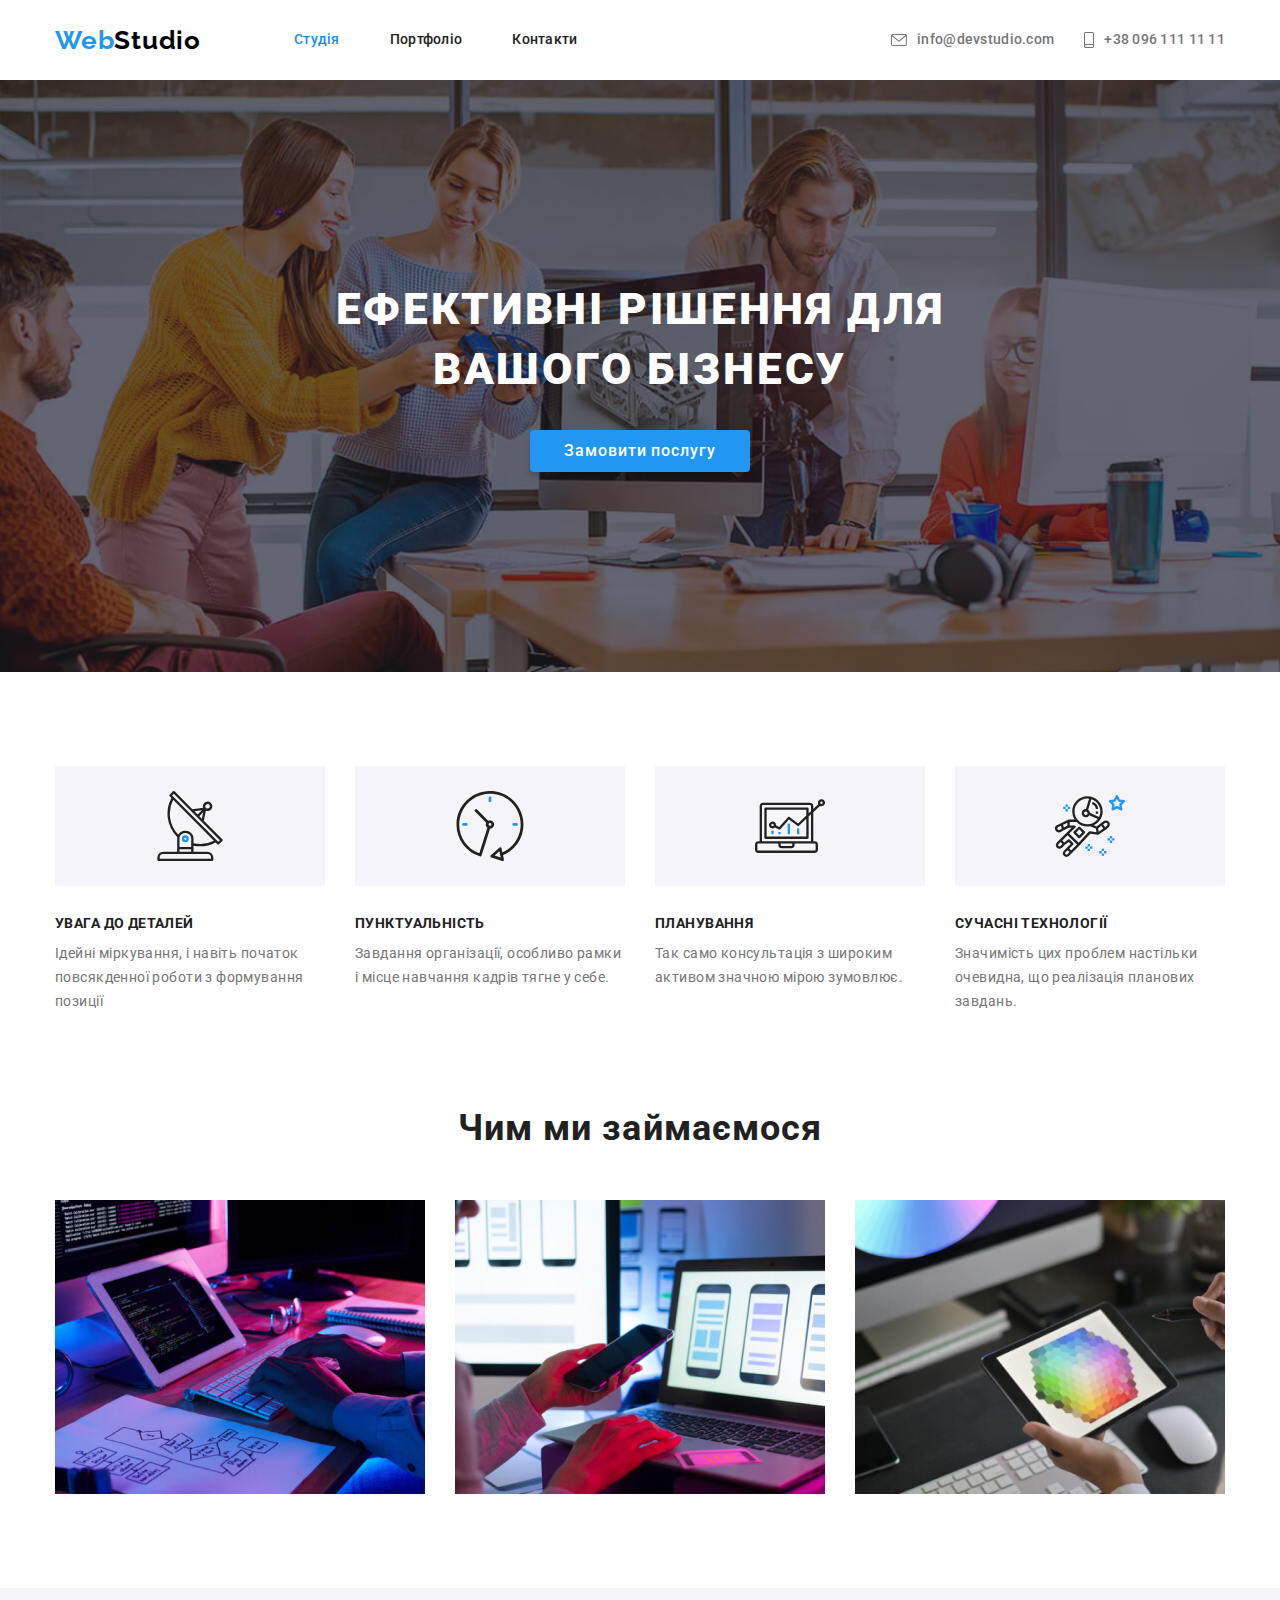
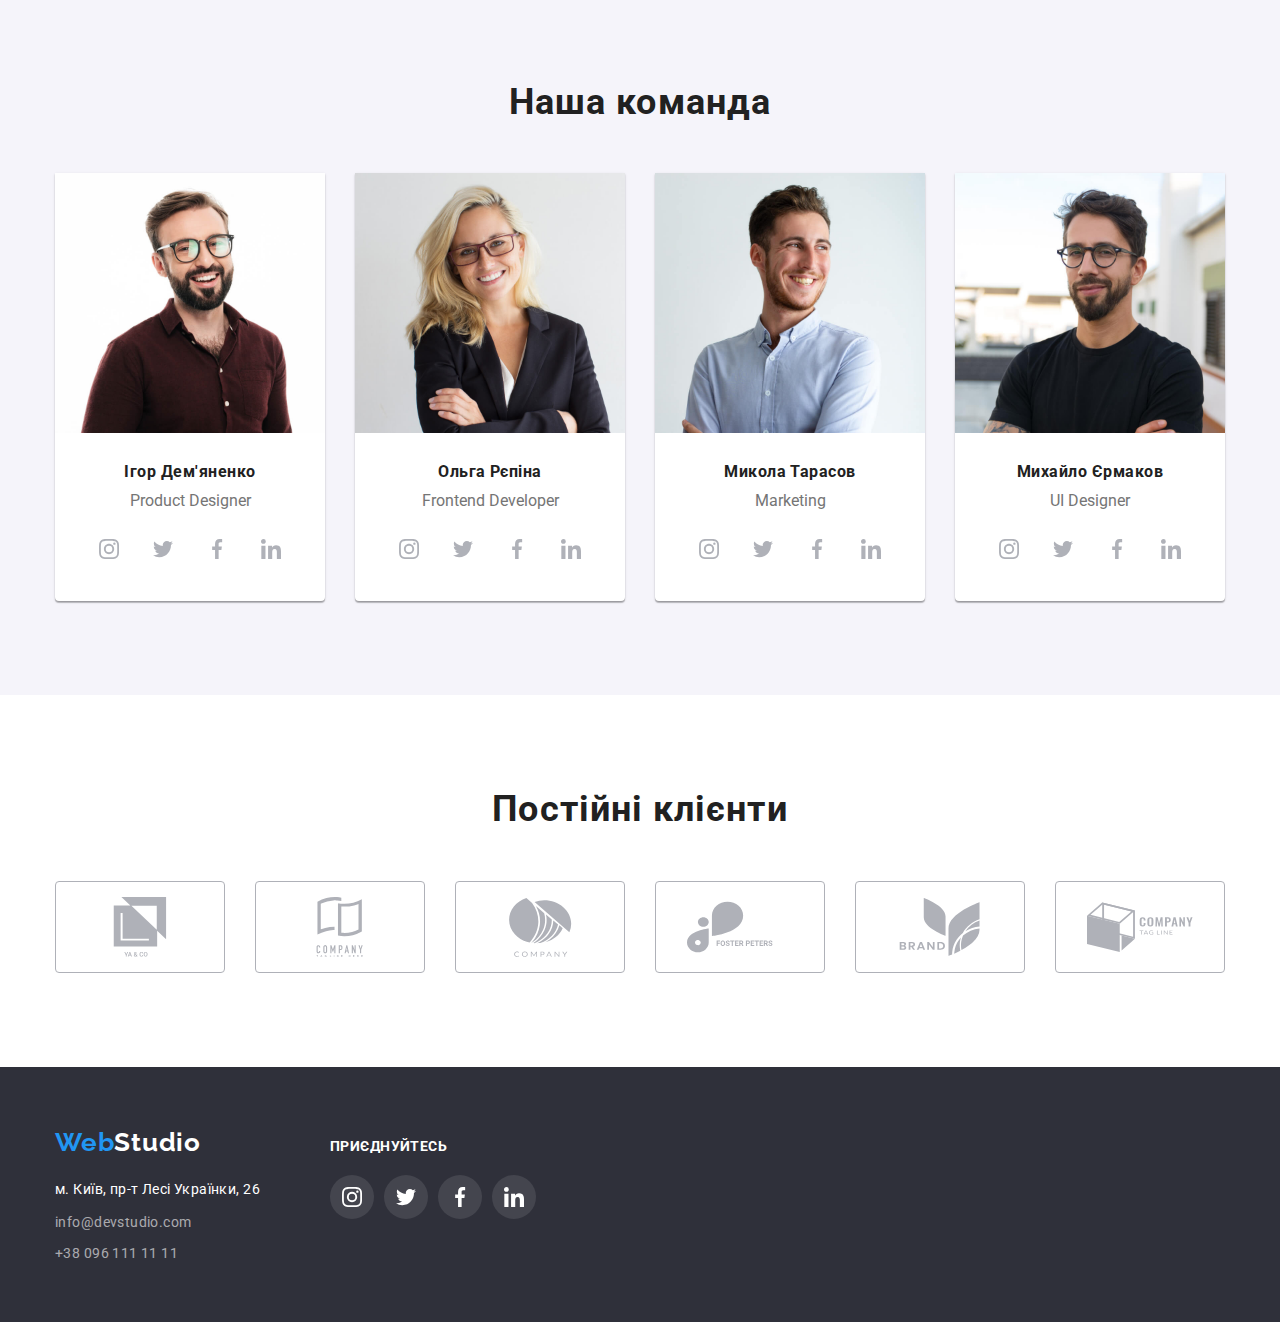
<file: index.html>
<!DOCTYPE html>
<html lang="uk">
<head>
    <meta charset="UTF-8">
    <meta http-equiv="X-UA-Compatible" content="IE=edge">
    <meta name="viewport" content="width=device-width, initial-scale=1.0">
    <title>WebStudio</title>
    <link href="https://fonts.googleapis.com/css2?family=Raleway:wght@700&family=Roboto:wght@400;500;700;900&display=swap" rel="stylesheet"/>
    <link rel="stylesheet" href="./style/modern-normalize.css">
    <link rel="stylesheet" href="./style/styles.css">
</head>
<body>
    <header>
        <div class="container">
            <div class="header-flex">
                <nav class="main-nav">
                    <a class="weblogo" href="./index.html"><span>Web</span>Studio</a>
                    <ul class="header-nav">
                        <li>
                            <a class="nav-item current" href="#">Студія</a>
                        </li>
                        <li>
                            <a class="nav-item" href="portfolio.html">Портфоліо</a>
                        </li>
                        <li>
                            <a class="nav-item" href="#">Контакти</a>
                        </li>
                    </ul>           
                </nav>
                <ul class="contacts">
                    <li>
                        <a href="mailto:info@devstudio.com" class="email-svg contacts-link">
                            <svg class="link-svg-mail">
                                <use class="header-icon" href="./img/sprite.svg#icon-mail"></use>
                            </svg>
                            info@devstudio.com
                        </a>
                    </li>
                    <li>
                        <a href="tel:+380961111111" class="tel-svg contacts-link" >
                            <svg class="link-svg-tel">
                                <use href="./img/sprite.svg#icon-smartphone"></use>
                            </svg>
                            +38 096 111 11 11
                        </a>
                    </li>
                </ul>
            </div>
        </div>
    </header>
    <main>
        <section class="hero">
            <h1 class="title">Ефективні рішення для вашого бізнесу</h1>
            <button class="btn" type="button">Замовити послугу</button>
        </section>
        <section class="section">
            <div class="container">
                <h2 class="visually-hidden">Особливості WebStudio</h2>
                <ul class=" bussines">
                    <li class="bussines-li">
                        <div class="bussines-link">
                            <svg class="antena-svg">
                                <use href="./img/sprite.svg#icon-antenna"></use>
                            </svg>
                        </div>
                        <h3 class="important">УВАГА ДО ДЕТАЛЕЙ</h3>
                        <p class="import-text">Ідейні міркування, і навіть початок повсякденної роботи з формування позиції</p>
                    </li>
                    <li class="bussines-li">
                        <div class="bussines-link">
                            <svg class="clock-svg">
                                <use href="./img/sprite.svg#icon-clock"></use>
                            </svg>
                        </div>
                        <h3 class="important">ПУНКТУАЛЬНІСТЬ</h3>
                        <p class="import-text">Завдання організації, особливо рамки і місце навчання кадрів тягне у себе.</p>
                    </li>
                    <li class="bussines-li">
                        <div class="bussines-link">
                            <svg class="comp-svg">
                                <use href="./img/sprite.svg#icon-comp"></use>
                            </svg>
                        </div>
                        <h3 class="important">ПЛАНУВАННЯ</h3>
                        <p class="import-text">Так само консультація з широким активом значною мірою зумовлює.</p>
                    </li>
                    <li class="bussines-li">
                        <div class="bussines-link">
                            <svg class="stronaut-svg">
                                <use href="./img/sprite.svg#icon-astronaut"></use>
                            </svg>
                        </div>
                        <h3 class="important">СУЧАСНІ ТЕХНОЛОГІЇ</h3>
                        <p class="import-text">Значимість цих проблем настільки очевидна, що реалізація планових завдань.</p>
                    </li>
                </ul>
            </div>
            </section>
        <section class="section section-nazv">
            <div class="container">
                <h2 class="nazv">Чим ми займаємося</h2>
            <ul class="nazv-img">
                <li class="nazv-img-link">
                    <img class="img-link" src="./img/tab-1.jpg" alt="deviceimg" width="370" height="294">
                </li>
                <li class="nazv-img-link">
                    <img class="img-link" src="./img/tab-2.jpg" alt="deviceimg" width="370" height="294">
                </li>
                <li class="nazv-img-link">
                    <img class="img-link" src="./img/tab-3.jpg" alt="deviceimg" width="370" height="294">
                </li>
            </ul>
            </div>
        </section>
        <section class="section partner">
            <div class="container">
                <h2 class="nazv nazv-two">Наша команда</h2>
            <ul class="color">
                <li class="bg-licolor">
                    <img class="img-block" src="./img/ihor.jpg" alt="ihor" width="270" height="260">
                    <div class="fio">
                        <h3 class="lastname">Ігор Дем'яненко</h3>
                        <p class="work">Product Designer</p>
                        <ul class="soc-link">
                            <li class="soc-link-list">
                                <a href="https://www.instagram.com/" class="soc-link-a" target="blank">
                                    <svg class="soc-link-svg icon" width="20" height="20">
                                        <use href="./img/sprite.svg#icon-instagram"></use>
                                    </svg>
                                </a>
                            </li>
                            <li class="soc-link-list">
                                <a href="https://twitter.com/?lang=uk" class="soc-link-a" target="blank">
                                    <svg class="soc-link-svg icon" width="20" height="20">
                                        <use href="./img/sprite.svg#icon-twitter"></use>
                                    </svg>
                                </a>
                            </li>
                            <li class="soc-link-list">
                                <a href="https://uk-ua.facebook.com/" class="soc-link-a" target="blank">
                                    <svg class="soc-link-svg icon" width="20" height="20">
                                        <use href="./img/sprite.svg#icon-facebook"></use>
                                    </svg>
                                </a>
                            </li>
                            <li class="soc-link-list">
                                <a href="https://ua.linkedin.com/" class="soc-link-a" target="blank">
                                    <svg class="soc-link-svg icon" width="20" height="20">
                                        <use href="./img/sprite.svg#icon-linkedin"></use>
                                    </svg>
                                </a>
                            </li>
                        </ul>
                    </div>
                </li>
                <li class="bg-licolor">
                    <img class="img-block" src="./img/olha.jpg" alt="olha" width="270" height="260">
                    <div class="fio">
                        <h3 class="lastname">Ольга Рєпіна</h3>
                        <p class="work">Frontend Developer</p>
                        <ul class="soc-link">
                            <li class="soc-link-list">
                                <a href="https://www.instagram.com/" class="soc-link-a" target="blank">
                                    <svg class="soc-link-svg icon" width="20" height="20">
                                        <use href="./img/sprite.svg#icon-instagram"></use>
                                    </svg>
                                </a>
                            </li>
                            <li class="soc-link-list">
                                <a href="https://twitter.com/?lang=uk" class="soc-link-a" target="blank">
                                    <svg class="soc-link-svg icon" width="20" height="20">
                                        <use href="./img/sprite.svg#icon-twitter"></use>
                                    </svg>
                                </a>
                            </li>
                            <li class="soc-link-list">
                                <a href="https://uk-ua.facebook.com/" class="soc-link-a" target="blank">
                                    <svg class="soc-link-svg icon" width="20" height="20">
                                        <use href="./img/sprite.svg#icon-facebook"></use>
                                    </svg>
                                </a>
                            </li>
                            <li class="soc-link-list">
                                <a href="https://ua.linkedin.com/" class="soc-link-a" target="blank">
                                    <svg class="soc-link-svg icon" width="20" height="20">
                                        <use href="./img/sprite.svg#icon-linkedin"></use>
                                    </svg>
                                </a>
                            </li>
                        </ul>
                    </div>
                </li>
                <li class="bg-licolor">
                    <img class="img-block" src="./img/mikola.jpg" alt="mikola" width="270" height="260">
                    <div class="fio">
                        <h3 class="lastname">Микола Тарасов</h3>
                        <p class="work">Marketing</p>
                        <ul class="soc-link">
                            <li class="soc-link-list">
                                <a href="https://www.instagram.com/" class="soc-link-a" target="blank">
                                    <svg class="soc-link-svg icon" width="20" height="20">
                                        <use href="./img/sprite.svg#icon-instagram"></use>
                                    </svg>
                                </a>
                            </li>
                            <li class="soc-link-list">
                                <a href="https://twitter.com/?lang=uk" class="soc-link-a" target="blank">
                                    <svg class="soc-link-svg icon" width="20" height="20">
                                        <use href="./img/sprite.svg#icon-twitter"></use>
                                    </svg>
                                </a>
                            </li>
                            <li class="soc-link-list">
                                <a href="https://uk-ua.facebook.com/" class="soc-link-a" target="blank">
                                    <svg class="soc-link-svg icon" width="20" height="20">
                                        <use href="./img/sprite.svg#icon-facebook"></use>
                                    </svg>
                                </a>
                            </li>
                            <li class="soc-link-list">
                                <a href="https://ua.linkedin.com/" class="soc-link-a" target="blank">
                                    <svg class="soc-link-svg icon" width="20" height="20">
                                        <use href="./img/sprite.svg#icon-linkedin"></use>
                                    </svg>
                                </a>
                            </li>
                        </ul>
                    </div>

                </li>
                <li class="bg-licolor">
                    <img class="img-block" src="./img/misha.jpg" alt="misha" width="270" height="260">
                    <div class="fio">
                        <h3 class="lastname">Михайло Єрмаков</h3>
                        <p class="work">UI Designer</p>
                        <ul class="soc-link">
                            <li class="soc-link-list">
                                <a href="https://www.instagram.com/" class="soc-link-a" target="blank">
                                    <svg class="soc-link-svg icon" width="20" height="20">
                                        <use href="./img/sprite.svg#icon-instagram"></use>
                                    </svg>
                                </a>
                            </li>
                            <li class="soc-link-list">
                                <a href="https://twitter.com/?lang=uk" class="soc-link-a" target="blank">
                                    <svg class="soc-link-svg icon" width="20" height="20">
                                        <use href="./img/sprite.svg#icon-twitter"></use>
                                    </svg>
                                </a>
                            </li>
                            <li class="soc-link-list">
                                <a href="https://uk-ua.facebook.com/" class="soc-link-a" target="blank">
                                    <svg class="soc-link-svg icon" width="20" height="20">
                                        <use href="./img/sprite.svg#icon-facebook"></use>
                                    </svg>
                                </a>
                            </li>
                            <li class="soc-link-list">
                                <a href="https://ua.linkedin.com/" class="soc-link-a" target="blank">
                                    <svg class="soc-link-svg icon" width="20" height="20">
                                        <use href="./img/sprite.svg#icon-linkedin"></use>
                                    </svg>
                                </a>
                            </li>
                        </ul>
                    </div>
                </li>
            </ul>
            </div>
        </section>
        <section class="section-client">
            <div class="container">
                <h2 class="client-title">Постійні клієнти</h2>
                <ul class="company">
                    <li class="company-list">
                        <a href="#" class="company-link">
                            <svg class="company-svg" width="106" height="60">
                                <use href="./img/sprite.svg#icon-client1"></use>
                            </svg>
                        </a>
                    </li>
                    <li class="company-list">
                        <a href="#" class="company-link">
                            <svg class="company-svg" width="106" height="60">
                                <use href="./img/sprite.svg#icon-client2"></use>
                            </svg>
                        </a>
                    </li>
                    <li class="company-list">
                        <a href="#" class="company-link">
                            <svg class="company-svg" width="106" height="60">
                                <use href="./img/sprite.svg#icon-client3"></use>
                            </svg>
                        </a>
                    </li>
                    <li class="company-list">
                        <a href="#" class="company-link">
                            <svg class="company-svg" width="106" height="60">
                                <use href="./img/sprite.svg#icon-client4"></use>
                            </svg>
                        </a>
                    </li>
                    <li class="company-list">
                        <a href="#" class="company-link">
                            <svg class="company-svg" width="106" height="60">
                                <use href="./img/sprite.svg#icon-client5"></use>
                            </svg>
                        </a>
                    </li>
                    <li class="company-list">
                        <a href="#" class="company-link">
                            <svg class="company-svg" width="106" height="60">
                                <use href="./img/sprite.svg#icon-client6"></use>
                            </svg>
                        </a>
                    </li>
                </ul>
            </div>
        </section>
    </main>   
    <footer class="footer">
        <div class="container">
            <div class="footer_wrap">
                <div class="col">
                    <a class="weblogo weblogo--sm" href="./index.html"><span>Web</span>Studio</a>               
                    <address>
                        <ul>
                            <li class="address-list">
                                <a class="street" href="https://goo.gl/maps/zrXDnJqUbXL16Lcg9" target="_blank" rel="noopener noreferrer nofollow">м. Київ, пр-т Лесі Українки, 26</a>
                            </li>
                            <li class="address-list">
                                <a class="email--two" href="mailto:info@devstudio.com">info@devstudio.com</a>
                            </li>
                            <li class="address-list">
                                <a class="tel--two" href="tel:+380961111111">+38 096 111 11 11</a>
                            </li>
                        </ul>
                    </address>
                </div>
                    <div class="col">
                        <div class="soc-link-footer">
                            <p class="soc-link-footer_title">приєднуйтесь</p>
                            <ul class="soc-link-footer_list">
                                <li class="soc-link-footer-li">
                                    <a class="soc-link-footer-img" href="https://www.instagram.com/" target="blank">
                                        <svg class="soc-link-svg soc-link-footer" width="20" height="20">
                                            <use href="./img/sprite.svg#icon-instagram"></use>
                                        </svg>
                                    </a>
                                </li>
                                <li class="soc-link-footer-li">
                                    <a class="soc-link-footer-img" href="https://twitter.com/?lang=uk" target="blank">
                                        <svg class="soc-link-svg soc-link-footer" width="20" height="20">
                                            <use href="./img/sprite.svg#icon-twitter"></use>
                                        </svg>
                                    </a>
                                </li>
                                <li class="soc-link-footer-li">
                                    <a class="soc-link-footer-img" href="https://uk-ua.facebook.com/" target="blank">
                                        <svg class="soc-link-svg soc-link-footer" width="20" height="20">
                                            <use href="./img/sprite.svg#icon-facebook"></use>
                                        </svg>
                                    </a>
                                </li>
                                <li class="soc-link-footer-li">
                                    <a class="soc-link-footer-img" href="https://ua.linkedin.com/" target="_blank">
                                        <svg class="soc-link-svg soc-link-footer" width="20" height="20">
                                            <use href="./img/sprite.svg#icon-linkedin"></use>
                                        </svg>
                                    </a>
                                </li>
                            </ul>
                        </div>
                    </div>
            </div>
        </div>
    </footer>
</body>
</html>
</file>
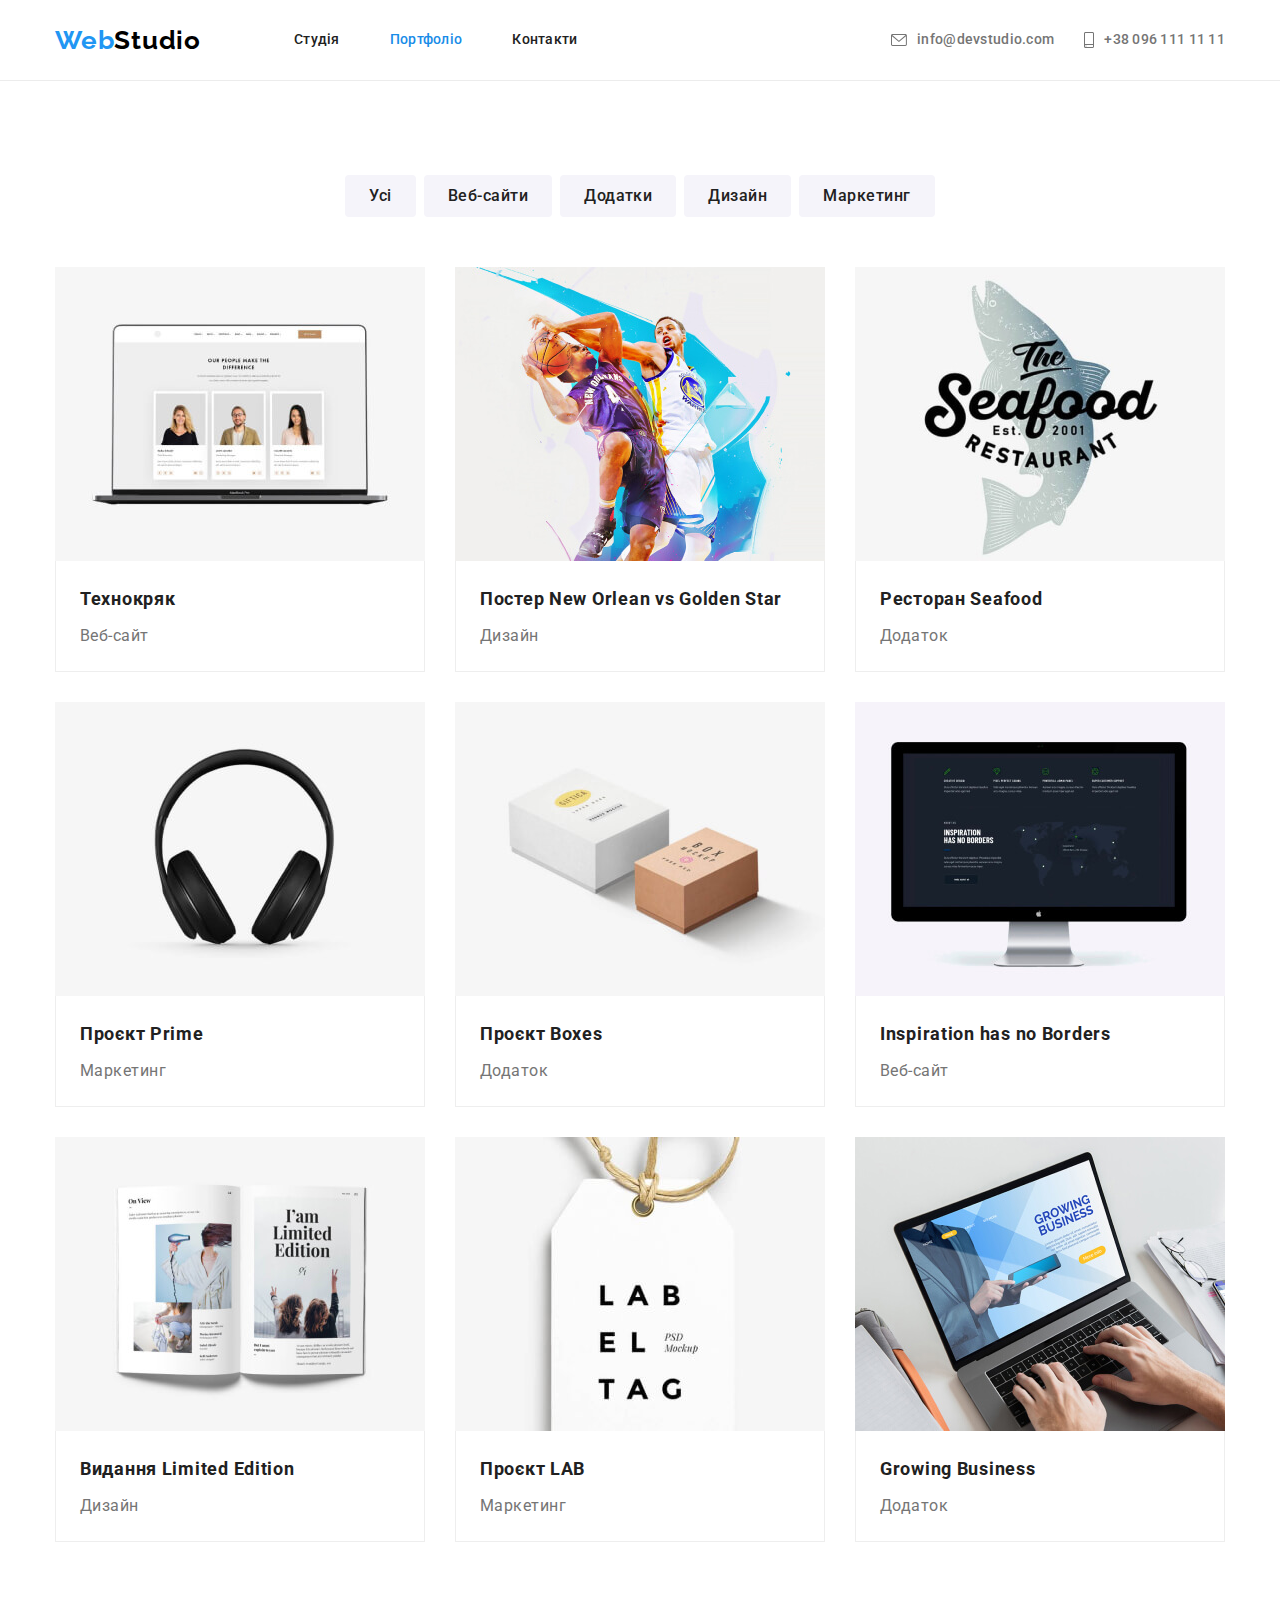
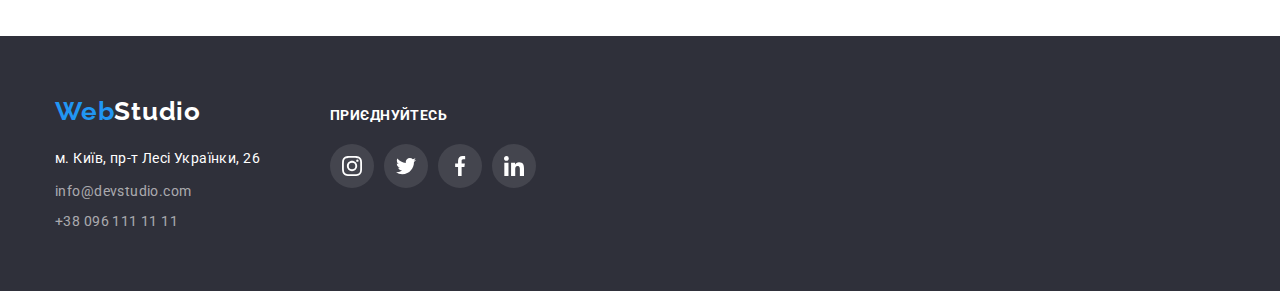
<file: portfolio.html>
<!DOCTYPE html>
<html lang="uk">
<head>
    <meta charset="UTF-8">
    <meta http-equiv="X-UA-Compatible" content="IE=edge">
    <meta name="viewport" content="width=device-width, initial-scale=1.0">
    <title>WebStudio</title>
    <link href="https://fonts.googleapis.com/css2?family=Raleway:wght@700&family=Roboto:wght@400;500;700;900&display=swap" rel="stylesheet"/>
    <link rel="stylesheet" href="./style/modern-normalize.css">
    <link rel="stylesheet" href="./style/styles.css">
</head>
<body>
    <header class="header">
        <div class="container">
            <div class="header-flex">
                <nav class="main-nav">
                    <a class="weblogo" href="./index.html"><span>Web</span>Studio</a>
                    <ul class="header-nav">
                        <li>
                            <a class="nav-item" href="./index.html">Студія</a>
                        </li>
                        <li>
                            <a class="nav-item current" href="portfolio.html">Портфоліо</a>
                        </li>
                        <li>
                            <a class="nav-item" href="#">Контакти</a>
                        </li>
                    </ul>           
                </nav>
                <ul class="contacts">
                    <li>
                        <a href="mailto:info@devstudio.com" class="email-svg contacts-link">
                            <svg class="link-svg-mail">
                                <use class="header-icon" href="./img/sprite.svg#icon-mail"></use>
                            </svg>
                            info@devstudio.com
                        </a>
                    </li>
                    <li>
                        <a href="tel:+380961111111" class="tel-svg contacts-link" >
                            <svg class="link-svg-tel">
                                <use href="./img/sprite.svg#icon-smartphone"></use>
                            </svg>
                            +38 096 111 11 11
                        </a>
                    </li>
                </ul>
            </div>
        </div>
    </header>
    <main>
        <section class="section">
            <div class="container">
                <h1 class="visually-hidden">Мої Проекти</h1>
                <ul class="button-flex">
                    <li class="style-menu">
                        <button class="sec-menu" type="button">Усі</button>
                    </li>
                    <li class="style-menu"> 
                        <button class=" sec-menu" type="button">Веб-сайти</button>
                    </li>
                    <li class="style-menu">
                        <button class="sec-menu" type="button">Додатки</button>
                    </li>
                    <li class="style-menu">
                        <button class="sec-menu" type="button">Дизайн</button>
                    </li>
                    <li class="style-menu">
                        <button class="sec-menu" type="button">Маркетинг</button>
                    </li>
                </ul>
                <ul class="cards-img">
                    <li class="cards-img-link">
                        <a href="#" class="cards-link">
                            <img class="img-block" src="./img/project-img-1.jpg" alt="gallery" width="370" height="294">
                            <div class="border">
                                <h2 class="project">Технокряк</h2>
                                <p class="stylep">Веб-сайт</p>
                            </div>
                        </a>
                    </li>
                    <li class="cards-img-link">
                        <a href="#" class="cards-link">
                            <img class="img-block" src="./img/project-img-2.jpg" alt="gallery" width="370" height="294">
                            <div class="border">
                                <h2 class="project">Постер New Orlean vs Golden Star</h2>
                                <p class="stylep">Дизайн</p>
                            </div>
                        </a>
                    </li>
                    <li class="cards-img-link">
                        <a href="#" class="cards-link">
                            <img class="img-block" src="./img/project-img-3.jpg" alt="gallery" width="370" height="294">
                            <div class="border">
                                <h2 class="project">Ресторан Seafood</h2>
                                <p class="stylep">Додаток</p>
                            </div>
                        </a>
                    </li>
                    <li class="cards-img-link">
                        <a href="#" class="cards-link">
                            <img class="img-block" src="./img/project-img-4.jpg" alt="gallery" width="370" height="294">
                            <div class="border">
                                <h2 class="project">Проєкт Prime</h2>
                                <p class="stylep">Маркетинг</p>
                            </div>
                        </a>
                    </li>
                    <li class="cards-img-link">
                        <a href="#" class="cards-link">
                            <img class="img-block" src="./img/project-img-5.jpg" alt="gallery" width="370" height="294">
                            <div class="border">
                                <h2 class="project">Проєкт Boxes</h2>
                                <p class="stylep">Додаток</p>
                            </div>
                        </a>
                    </li>
                    <li class="cards-img-link">
                        <a href="#" class="cards-link">
                            <img class="img-block" src="./img/project-img-6.jpg" alt="gallery" width="370" height="294">
                            <div class="border">
                                <h2 class="project">Inspiration has no Borders</h2>
                                <p class="stylep">Веб-сайт</p>
                            </div>
                        </a>
                    </li>
                    <li class="cards-img-link">
                        <a href="#" class="cards-link">
                            <img class="img-block" src="./img/project-img-7.jpg" alt="gallery" width="370" height="294">
                            <div class="border">
                                <h2 class="project">Видання Limited Edition</h2>
                                <p class="stylep">Дизайн</p>
                            </div>
                        </a>
                    </li>
                    <li class="cards-img-link">
                        <a href="#" class="cards-link">
                            <img class="img-block" src="./img/project-img-8.jpg" alt="gallery" width="370" height="294">
                            <div class="border">    
                                <h2 class="project">Проєкт LAB</h2>
                                <p class="stylep">Маркетинг</p> 
                            </div>
                        </a>
                    </li>
                    <li class="cards-img-link">
                        <a href="#" class="cards-link">
                            <img class="img-block" src="./img/project-img-9.jpg" alt="gallery" width="370" height="294">
                            <div class="border">
                                <h2 class="project">Growing Business</h2>
                                <p class="stylep">Додаток</p>
                            </div>
                        </a>
                    </li>
                </ul>
            </div>
        </section>
    </main>
    <footer class="footer">
        <div class="container">
            <div class="footer_wrap">
                <div class="col">
                    <a class="weblogo weblogo--sm" href="./index.html"><span>Web</span>Studio</a>               
                    <address>
                        <ul>
                            <li class="address-list">
                                <a class="street" href="https://goo.gl/maps/zrXDnJqUbXL16Lcg9" target="_blank" rel="noopener noreferrer nofollow">м. Київ, пр-т Лесі Українки, 26</a>
                            </li>
                            <li class="address-list">
                                <a class="email--two" href="mailto:info@devstudio.com">info@devstudio.com</a>
                            </li>
                            <li class="address-list">
                                <a class="tel--two" href="tel:+380961111111">+38 096 111 11 11</a>
                            </li>
                        </ul>
                    </address>
                </div>
                <div class="col">
                    <div class="soc-link-footer">
                        <p class="soc-link-footer_title">приєднуйтесь</p>
                        <ul class="soc-link-footer_list">
                            <li class="soc-link-footer-li">
                                <a class="soc-link-footer-img" href="https://www.instagram.com/" target="blank">
                                    <svg class="soc-link-svg soc-link-footer" width="20" height="20">
                                        <use href="./img/sprite.svg#icon-instagram"></use>
                                    </svg>
                                </a>
                            </li>
                            <li class="soc-link-footer-li">
                                <a class="soc-link-footer-img" href="https://twitter.com/?lang=uk" target="blank">
                                    <svg class="soc-link-svg soc-link-footer" width="20" height="20">
                                        <use href="./img/sprite.svg#icon-twitter"></use>
                                    </svg>
                                </a>
                            </li>
                            <li class="soc-link-footer-li">
                                <a class="soc-link-footer-img" href="https://uk-ua.facebook.com/" target="blank">
                                    <svg class="soc-link-svg soc-link-footer" width="20" height="20">
                                        <use href="./img/sprite.svg#icon-facebook"></use>
                                    </svg>
                                </a>
                            </li>
                            <li class="soc-link-footer-li">
                                <a class="soc-link-footer-img" href="https://ua.linkedin.com/" target="_blank">
                                    <svg class="soc-link-svg soc-link-footer" width="20" height="20">
                                        <use href="./img/sprite.svg#icon-linkedin"></use>
                                    </svg>
                                </a>
                            </li>
                        </ul>
                    </div>
                </div>
            </div>
        </div>
    </footer>
</body>
</html>
</file>
<file: style/styles.css>
:root {
    --primary-text-color: #212121;
    --secondary-text-color: #757575;
    --accent-color: #2196f3;
    --bg-section: #2F303A;
    --color-btn-hover: #188CE8;
    --container-bg-color: #fff;
    --container-border-color: #eee;
    --button-bg-color: #f5f4fa;
    --logo-main-color: #000;
    --body-bg-color: #f5f5f5;
    --email-color: rgba(255, 255, 255, 0.6);
    --border-company: #AFB1B8;
    --background-hero: #C4C4C4;
}


body {
    font-family: 'Roboto', sans-serif;
    color: var(--primary-text-color);
    background-color: var(--container-bg-color);
}

* {
    box-sizing: border-box;
}

h1, h2, h3, h4, h5, h6, p {
    margin: 0;
    padding: 0;
}

a {
    text-decoration: none;
}

ul, ol {
    margin: 0;
    padding: 0;
    list-style: none;
}

.container {
    width: 1200px;
    padding: 0 15px;
    margin: 0 auto;
}

.main-nav {
    display: flex;
    align-items: center;
}

.header {
    border-bottom: 1px solid #ECECEC;
}

.header-nav {
    display: flex;
    margin-left: 93px;
}

.header-nav li {
    margin-right: 50px;
}

.header-nav li:last-child {
    margin-right: 0;
}

.nav-item:last-child {
    margin-right: 0;
}

.header-flex {
    display: flex;
}

.nav-item {
    font-weight: 500;
    font-size: 14px;
    color: var(--primary-text-color);
    letter-spacing: 0.02em;
    line-height: 1.14;
    display: block;
    padding-top: 32px;
    padding-bottom: 32px;
}

.nav-item:hover {
    color: var(--accent-color);
}


.nav-item.current {
    color: var(--color-btn-hover);
}

.nav-item:focus {
    color: var(--accent-color);
}


.weblogo {
    font-family: 'Raleway', sans-serif;
    color: var(--logo-main-color);
    font-size: 26px;
    font-weight: 700;
    line-height: 1.19;
    letter-spacing: .03em;
}

.weblogo span {
    color: var(--accent-color);
}

.contacts {
    display: flex;
    margin-left: auto;
}

.contacts-link {
    display: flex;
    align-items: center;
    padding-bottom: 32px;
    padding-top: 32px;
}

.link-svg-tel {
    margin-right: 10px;
    width: 10px;
    height: 16px;
    fill: currentColor;
}


.link-svg-mail {
    width: 16px;
    height: 12px;
    margin-right: 10px;
    fill: currentColor;
}

.email-svg {
    margin-right: 30px;
}


.email-svg,
.tel-svg {
    font-weight: 500;
    font-size: 14px;
    line-height: 1.14;
    letter-spacing: 0.02em;
    color: var(--secondary-text-color);
    padding-top: 32px;
}

.contacts-link:hover,
.company-link:focus {
    color: var(--accent-color);
}


.tel-svg:hover,
.email-svg:hover,
.tel-svg:focus,
.email-svg:focus {
  fill: currentColor;
  color: var(--accent-color);
}


.title {
    text-transform: uppercase;
    font-weight: 900;
    font-size: 44px;
    line-height: 1.36;
    color: var(--container-bg-color);
    letter-spacing: 0.06em;
    margin-top: 0;
    max-width: 696px;
    margin: 0 auto 30px auto;
}


.nazv {
    font-weight: 700;
    font-size: 36px;
    line-height: 1.16;
    letter-spacing: 0.03em;
    color: var(--primary-text-color);
    text-align: center;
    margin-bottom: 50px;
}

.nazv-two {
    font-weight: 700;
    font-size: 36px;
    line-height: 1.16;
    letter-spacing: 0.03em;
    color: var(--primary-text-color);
    text-align: center;
    margin-bottom: 50px;
    margin-top: 0;
}


.nazv-img {
    display: flex;
}

.nazv-img-link {
    margin-right: 30px;
}

.nazv-img-link:last-child {
    margin-right: 0;
}

.section {
    padding-top: 94px;
    padding-bottom: 94px;
}


.section-nazv {
    padding-top: 0;
}

.partner {
    background-color: var(--button-bg-color);
    text-align: center;
}


.important {
    width: 270px;
    font-weight: 700;
    font-size: 14px;
    text-transform: uppercase;
    letter-spacing: .03em;
    line-height: 1.14;
    margin-bottom: 10px;
}

.img-link {
    display: block;
    max-width: 100%;
}


.import-text {
    font-size: 14px;
    color: var(--secondary-text-color);
    letter-spacing: .03em;
    line-height: 1.71;
}

.stylep {
    font-size: 16px;
    line-height: 1.87;
    letter-spacing: .03em;
    color: var(--secondary-text-color);
    margin-top: 0;

}

.cards-link {
    display: block;
}

.cards-link:hover,
.cards-link:focus {
    box-shadow: 0px 1px 1px rgba(0, 0, 0, 0.12), 0px 4px 4px rgba(0, 0, 0, 0.06), 1px 4px 6px rgba(0, 0, 0, 0.16);
}

.btn {
    font-family: inherit;
    color: var(--container-bg-color);
    background: var(--accent-color);
    font-size: 16px;
    border-color: transparent;
    font-weight: 500;
    border-radius: 4px;
    box-shadow: 0px 4px 4px rgba(0, 0, 0, 0.15);
    padding: 10px 32px;
    text-align: center;
    letter-spacing: 0.06em;
    cursor: pointer;
}

.btn:hover {
    background: var(--color-btn-hover);
}

.btn:focus {
    background: var(--color-btn-hover);
}

.hero {
    text-align: center;
    background: var(--background-hero);
    background-image: linear-gradient(to right, rgba(47, 48, 58, 0.4), rgba(47, 48, 58, 0.4)), url(../img/bg-img.jpg);
    padding-top: 200px;
    padding-bottom: 200px;
    max-width: 1600px;
    margin-left: auto;
    margin-right: auto;
    background-size: cover;
    background-repeat: no-repeat;
    background-position: center;
}

.section-two {
    background: var(--container-bg-color);
}

.section-three {
    background: var(--container-bg-color);
}

.bussines {
    display: flex;
}

.bussines-li:not(:last-child) {
    margin-right: 30px;
}


.bussines-link {
    display: flex;
    justify-content: center;
    align-items: center;
    width: 270px;
    height: 120px;
    background-color: var(--button-bg-color);
    margin-bottom: 30px;
}

.antena-svg {
    width: 70px;
    height: 70px;
}

.clock-svg {
    width: 70px;
    height: 70px;
}

.comp-svg {
    width: 70px;
    height: 70px;
}

.stronaut-svg {
    width: 70px;
    height: 70px;
}


.lastname {
    font-size: 16px;
    line-height: 1.18;
    letter-spacing: 0.03em;
    margin-bottom: 10px;
}

.fio {
    padding: 30px 30px;
}

.color {
    display: flex;
    gap: 30px;
}

.bg-licolor {
    background: var(--container-bg-color);
    box-shadow: 0px 1px 3px rgba(0, 0, 0, 0.12), 0px 1px 1px rgba(0, 0, 0, 0.14), 0px 2px 1px rgba(0, 0, 0, 0.2);
    border-radius: 0px 0px 4px 4px;
}

.bg-licolor:last-child {
    margin-right: 0;
}


.work {
    font-size: 16px;
    color: var(--secondary-text-color);
    line-height: 1.18;
    margin-bottom: 16px;
}

.soc-link {
    display: flex;
    justify-content: center;
    align-items: center;
}


.soc-link-list:not(:first-child) {
    margin-left: 10px;
}

.soc-link-a {
    width: 44px;
    height: 44px;
    display: flex;
    border-radius: 50%;
    align-items: center;
    justify-content: center;
    color: var(--border-company);
}


.soc-link-a:hover {
    background-color: var(--accent-color);
}


.soc-link-a:focus {
    background-color: var(--accent-color);
}

.soc-link-svg {
    fill: currentColor;
}



.soc-link-a:hover svg {
    color: var(--container-bg-color);
}

.soc-link-a:focus svg {
    color: var(--container-bg-color);
}


.section-client {
    padding-top: 94px;
    padding-bottom: 94px;
}

.client-title {
    font-weight: 700;
    line-height: 1.16;
    text-align: center;
    letter-spacing: 0.03em;
    color: var(--primary-text-color);
    font-size: 36px;
    margin-bottom: 50px;
}


.company {
    display: flex;
    justify-content: space-between;
    align-items: center;
}

.company-list {
    width: 170px;
    height: 92px;
}


.company-link {
    display: flex;
    justify-content: center;
    align-items: center;
    width: 100%;
    height: 100%;
    border: 1px solid var(--border-company);
    border-radius: 4px;
    color: var(--border-company);
}


.company-link svg {
    fill: currentColor;
}

.company-link:hover,
.company-link:focus {
    color: var(--accent-color);
    border-color: var(--accent-color);
}

.footer {
    padding-top: 60px;
    padding-bottom: 60px;
    background: var(--bg-section);
}

.weblogo--sm {
    display: block; 
    font-family: 'Raleway', sans-serif;
    font-size: 26px;
    font-weight: 700;
    line-height: 1.19;
    letter-spacing: .03em;
    color: var(--container-bg-color);
    margin-bottom: 20px;
}

.email--two {
    display: block;
    color:var(--email-color);
    font-style: normal;
    line-height: 1.71;
    letter-spacing: 0.03em;
    font-size: 14px;
    padding: 0;
}

.tel--two {
    color: var(--email-color);
    font-style: normal;
    font-size: 14px;
    letter-spacing: .03em;
    padding: 0;
}

.tel--two:hover {
    color: var(--accent-color);
}

.tel--two:focus {
    color: var(--accent-color);
}

.street {
    font-size: 14px;
    color: var(--container-bg-color);
    font-style: normal;
    letter-spacing: 0.03em;
    line-height: 1.71;
}

.address-list {
    margin-bottom: 9px;
}

.address-list:last-child {
    margin-bottom: 0;
}

.street:hover {
    color: var(--color-btn-hover);
}

.street:focus {
    color: var(--color-btn-hover);
}

.soc-link-footer_title {
    font-size: 14px;
    letter-spacing: 0.03em;
    text-transform: uppercase;
    color: var(--container-bg-color);
    line-height: 1.14;
    margin-bottom: 20px;
    font-weight: 700;
}

.col {
    margin-right: 70px;
}

.col:last-child {
    margin-right: 0;
}

.footer_wrap {
    display: flex;
    align-items: baseline;
}


.soc-link-footer_list {
    display: flex;
}

.soc-link-footer-img {
    width: 44px;
    height: 44px;
    display: flex;
    align-items: center;
    justify-content: center;
    background: rgba(255, 255, 255, 0.1);
    border-radius: 50%;
}

.soc-link-footer-img:hover {
    background: var(--accent-color);
}

.soc-link-footer-img:focus {
    background: var(--accent-color);
}

.soc-link-footer {
    fill: var(--container-bg-color);
}

.soc-link-footer-li:not(:first-child) {
    margin-left: 10px;
}

.visually-hidden {
    position: absolute;
    width: 1px;
    height: 1px;
    margin: -1px;
    border: 0;
    padding: 0;
    white-space: nowrap;
    clip-path: inset(100%);
    clip: rect(0 0 0 0);
    overflow: hidden;
}


.button-flex {
    display: flex;
    justify-content: center;
    margin-bottom: 50px;
}

.style-menu {
    margin-right: 8px;
}

.style-menu:last-child {
    margin-right: 0;
}

.sec-menu {
    font-family: inherit;
    font-size: 16px;
    font-weight: 500;
    line-height: 1.62;
    padding: 6px 22px;
    color: var( --primary-text-color);
    background-color: var(--button-bg-color);
    border-radius: 4px;
    border-color: transparent;
    cursor: pointer;
    letter-spacing: .03em;
}


.sec-menu:hover {
    background: var(--accent-color);
    box-shadow: 0px 3px 1px rgba(0, 0, 0, 0.1), 0px 1px 2px rgba(0, 0, 0, 0.08), 0px 2px 2px rgba(0, 0, 0, 0.12);
    border-radius: 4px;
    color: var(--container-bg-color);
}

.sec-menu:focus {
    background-color: var(--accent-color);
    color: var(--container-bg-color);
}

.cards-img {
    display: flex;
    flex-wrap: wrap;
    gap: 30px;
}

/* .cards-img-link:hover {

} */


.border {
    border: 1px solid var(--container-border-color);
    padding: 20px 24px;
    border-top: none;
}



.img-block {
    display: block;
}

.project {
    font-weight: 700;
    font-size: 18px;
    line-height: 2;
    letter-spacing: 0.04em;
    color: var(--primary-text-color);
    margin-bottom: 4px;
    margin-top: 0;
}

.project p {
    font-size: 16px;
    color: var(--secondary-text-color);
    line-height: 1.87;
    letter-spacing: 0.03em;
}
</file>
